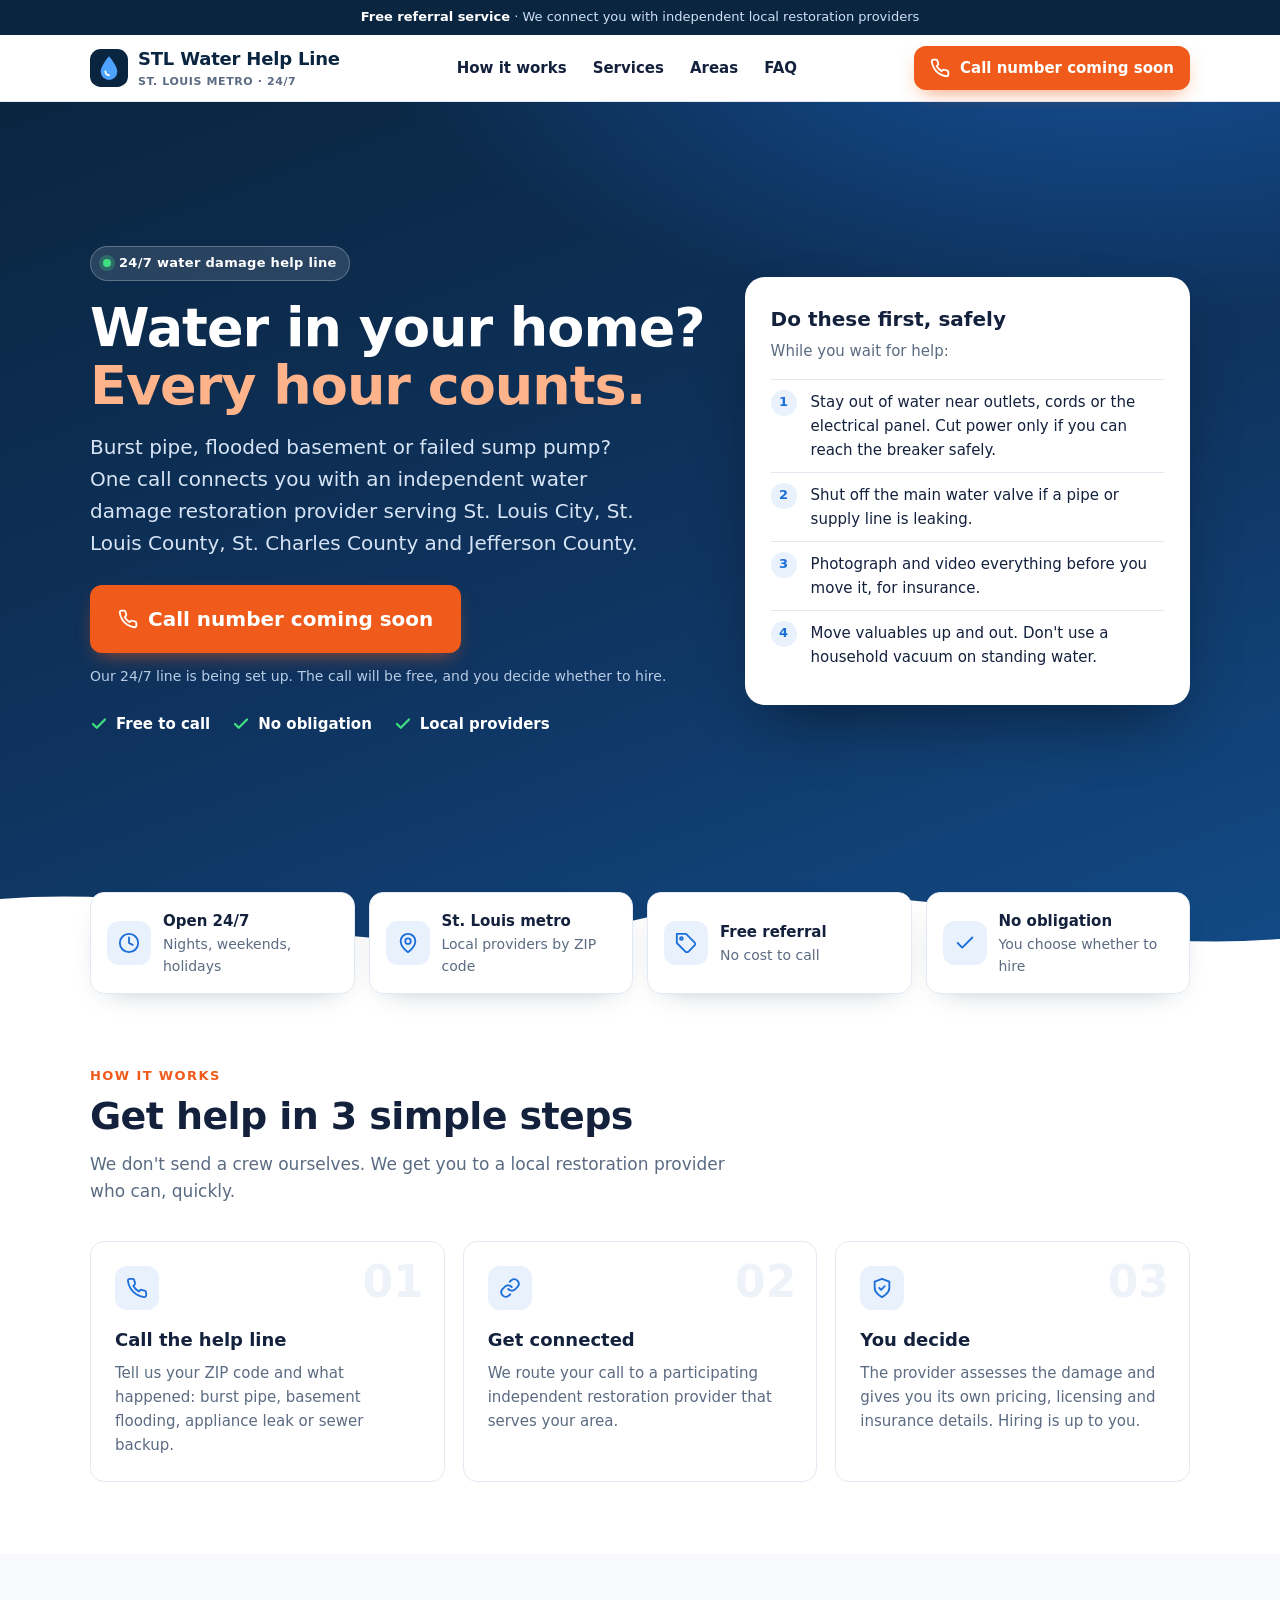
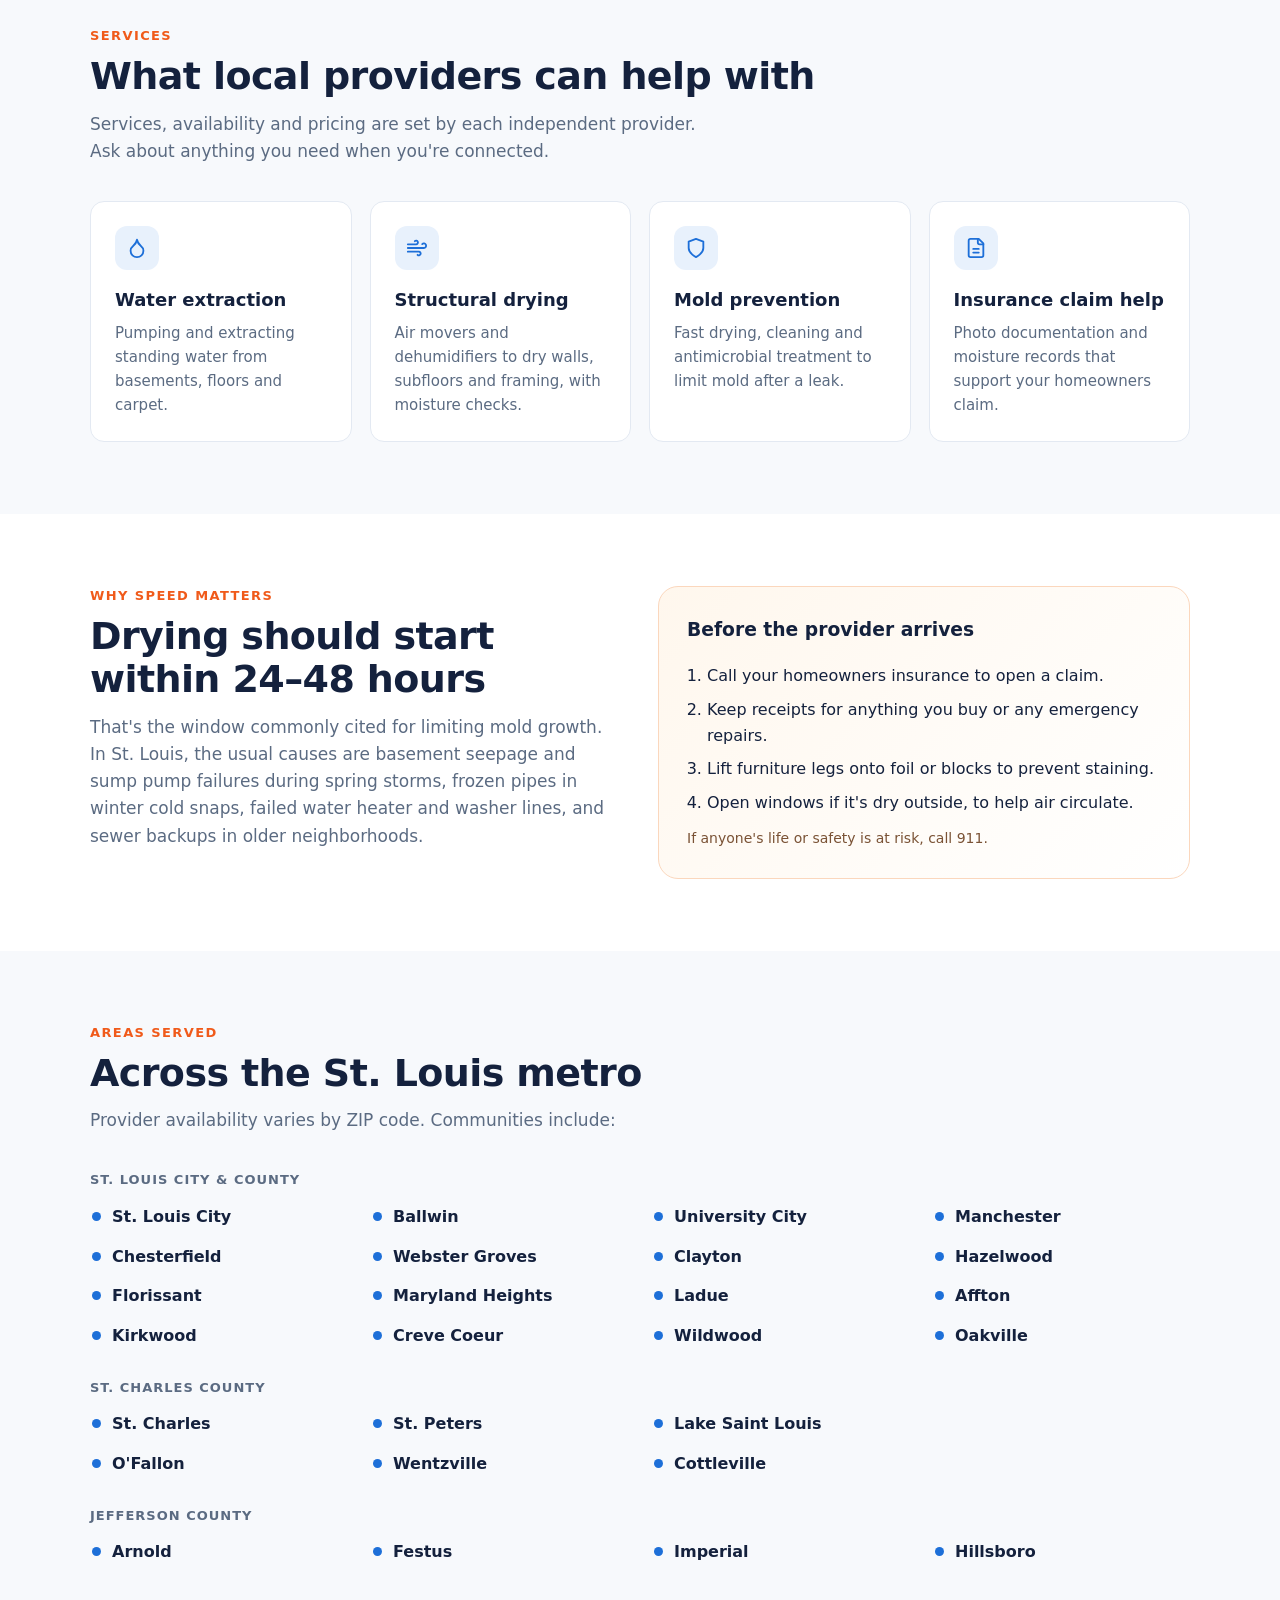
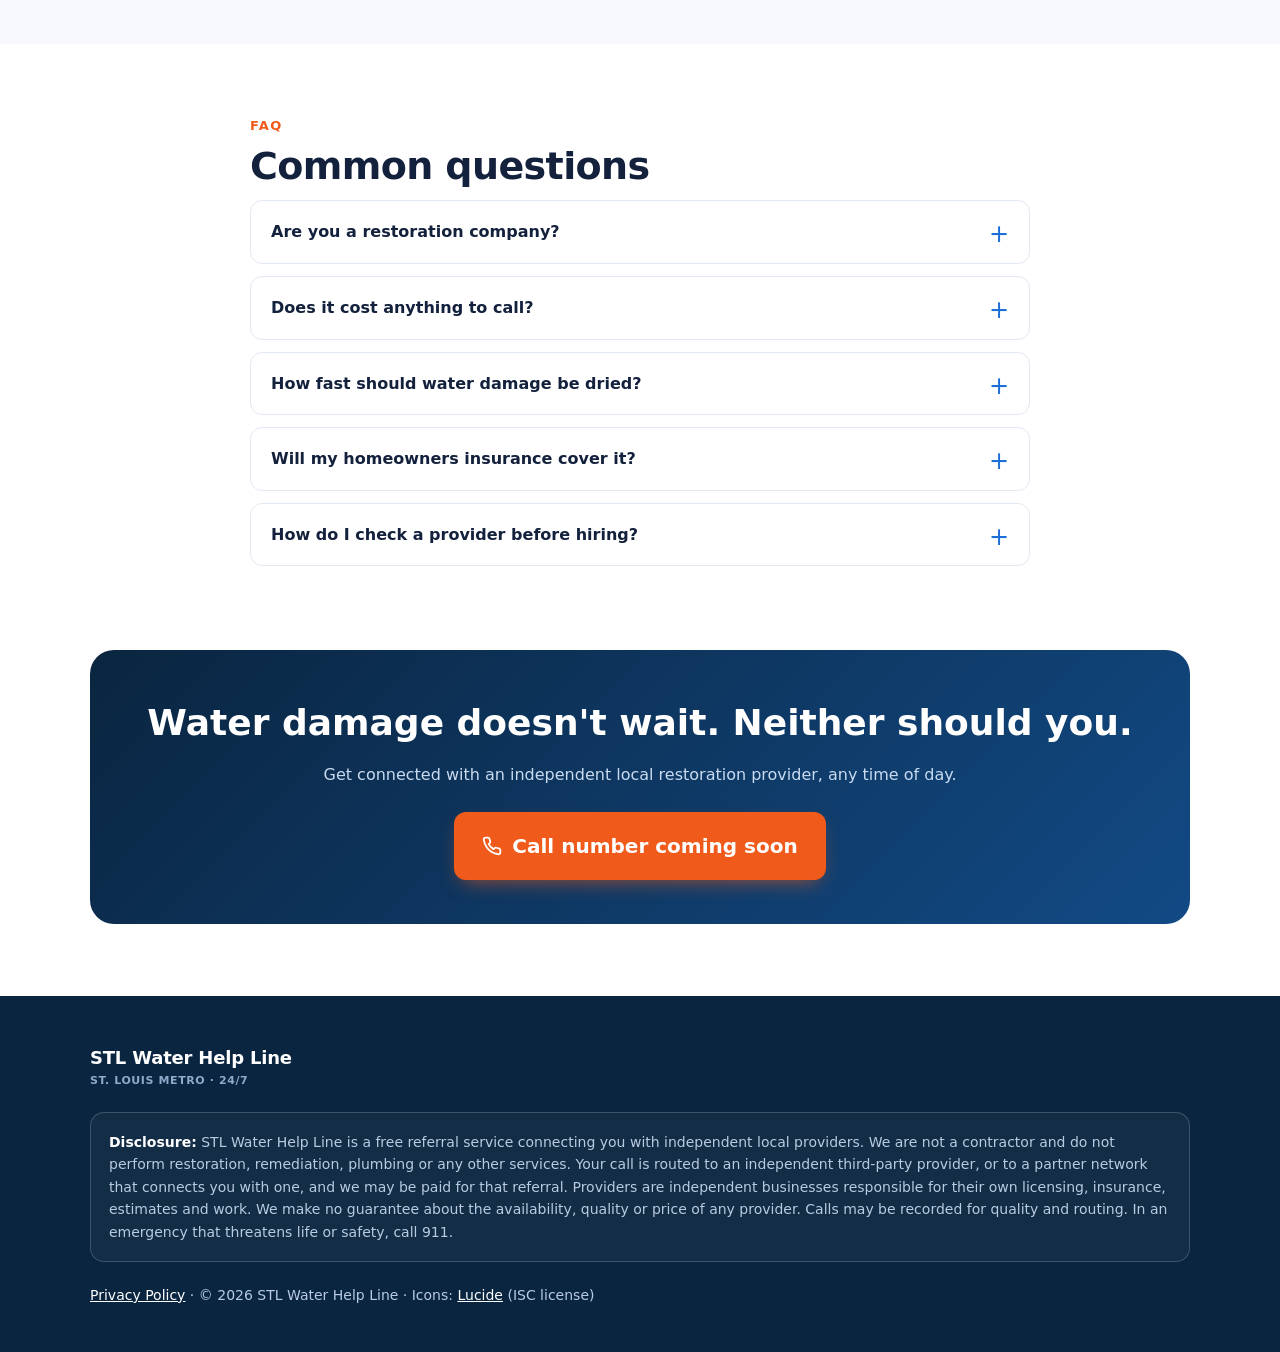
<file: index.html>
<!doctype html>
<html lang="en">
<head>
<meta charset="utf-8">
<meta name="viewport" content="width=device-width,initial-scale=1,viewport-fit=cover">
<title>St. Louis Water Damage Help Line | 24/7 Referral to Local Restoration Pros</title>
<meta name="description" content="Water in your St. Louis home? Our free 24/7 referral line connects you with independent local water damage restoration companies for extraction, drying, mold prevention and insurance claim help.">
<meta name="theme-color" content="#0a2540">
<link rel="canonical" href="https://kschilly97.github.io/stl-water-helpline/">
<meta property="og:type" content="website">
<meta property="og:title" content="St. Louis Water Damage Help Line">
<meta property="og:description" content="Free 24/7 referral service connecting St. Louis-area homeowners with independent local water damage restoration providers.">
<meta property="og:url" content="https://kschilly97.github.io/stl-water-helpline/">
<meta name="twitter:card" content="summary">
<link rel="icon" href="data:image/svg+xml,%3Csvg xmlns='http://www.w3.org/2000/svg' viewBox='0 0 32 32'%3E%3Crect width='32' height='32' rx='8' fill='%230a2540'/%3E%3Cpath d='M16 6s-7 8-7 13a7 7 0 0 0 14 0c0-5-7-13-7-13z' fill='%234da3ff'/%3E%3C/svg%3E">
<link rel="stylesheet" href="styles.css">
<script type="application/ld+json">
{"@context":"https://schema.org","@graph":[
{"@type":"Organization","@id":"https://kschilly97.github.io/stl-water-helpline/#org","name":"STL Water Help Line","url":"https://kschilly97.github.io/stl-water-helpline/","description":"A free referral service connecting St. Louis-area homeowners with independent local water damage restoration providers. Not a contractor."},
{"@type":"Service","name":"Water damage restoration referral","serviceType":"Referral to independent water damage restoration providers","provider":{"@id":"https://kschilly97.github.io/stl-water-helpline/#org"},"areaServed":[{"@type":"City","name":"St. Louis, MO"},{"@type":"AdministrativeArea","name":"St. Louis County, MO"},{"@type":"AdministrativeArea","name":"St. Charles County, MO"},{"@type":"AdministrativeArea","name":"Jefferson County, MO"}],"offers":{"@type":"Offer","price":"0","priceCurrency":"USD","description":"The referral call is free. Providers quote their own pricing."}},
{"@type":"FAQPage","mainEntity":[
{"@type":"Question","name":"Are you a restoration company?","acceptedAnswer":{"@type":"Answer","text":"No. We are a free referral service. We connect you with independent local providers who do the work, and we may be paid for that referral."}},
{"@type":"Question","name":"Does it cost anything to call?","acceptedAnswer":{"@type":"Answer","text":"The call and referral are free. If you hire a provider, they give you their own estimate and pricing."}},
{"@type":"Question","name":"How fast should water damage be dried?","acceptedAnswer":{"@type":"Answer","text":"Ideally drying starts within 24 to 48 hours, which is the window commonly cited for limiting mold growth."}},
{"@type":"Question","name":"Will my homeowners insurance cover it?","acceptedAnswer":{"@type":"Answer","text":"It depends on your policy and the cause. Sudden events like a burst pipe are often covered, while flooding from outside and gradual leaks often are not. Check with your insurer."}}
]}]}
</script>
</head>
<body>
<a class="skip" href="#main">Skip to content</a>
<div class="topbar"><div class="wrap"><strong>Free referral service</strong> &middot; We connect you with independent local restoration providers</div></div>
<header class="nav"><div class="wrap">
  <a class="logo" href="#top" aria-label="STL Water Help Line home">
    <svg width="38" height="38" viewBox="0 0 32 32" aria-hidden="true"><rect width="32" height="32" rx="9" fill="#0a2540"/><path d="M16 6s-7 8-7 13a7 7 0 0 0 14 0c0-5-7-13-7-13z" fill="#4da3ff"/><path d="M13 19a3 3 0 0 0 3 3" stroke="#fff" stroke-width="1.6" fill="none" stroke-linecap="round"/></svg>
    <span>STL Water Help Line<small>St. Louis Metro &middot; 24/7</small></span>
  </a>
  <ul><li><a href="#how">How it works</a></li><li><a href="#services">Services</a></li><li><a href="#areas">Areas</a></li><li><a href="#faq">FAQ</a></li></ul>
  <a class="btn btn-sm" data-call="short" aria-disabled="true"><svg width="20" height="20" viewBox="0 0 24 24" fill="none" stroke="currentColor" stroke-width="2.2" stroke-linecap="round" stroke-linejoin="round" aria-hidden="true"><path d="M22 16.9v3a2 2 0 0 1-2.2 2 19.8 19.8 0 0 1-8.6-3.1 19.5 19.5 0 0 1-6-6A19.8 19.8 0 0 1 2.1 4.2 2 2 0 0 1 4.1 2h3a2 2 0 0 1 2 1.7c.1.9.4 1.8.7 2.7a2 2 0 0 1-.5 2.1L8 9.8a16 16 0 0 0 6 6l1.3-1.3a2 2 0 0 1 2.1-.4c.9.3 1.8.6 2.7.7a2 2 0 0 1 1.7 2z"/></svg><span data-call-text>Call number coming soon</span></a>
</div></header>

<main id="main">
<section class="hero" id="top"><div class="wrap">
  <div>
    <span class="pill"><span class="dot" aria-hidden="true"></span>24/7 water damage help line</span>
    <h1>Water in your home? <em>Every hour counts.</em></h1>
    <p class="lead">Burst pipe, flooded basement or failed sump pump? One call connects you with an independent water damage restoration provider serving St. Louis City, St. Louis County, St. Charles County and Jefferson County.</p>
    <a class="btn btn-lg" data-call="long" aria-disabled="true"><svg width="20" height="20" viewBox="0 0 24 24" fill="none" stroke="currentColor" stroke-width="2.2" stroke-linecap="round" stroke-linejoin="round" aria-hidden="true"><path d="M22 16.9v3a2 2 0 0 1-2.2 2 19.8 19.8 0 0 1-8.6-3.1 19.5 19.5 0 0 1-6-6A19.8 19.8 0 0 1 2.1 4.2 2 2 0 0 1 4.1 2h3a2 2 0 0 1 2 1.7c.1.9.4 1.8.7 2.7a2 2 0 0 1-.5 2.1L8 9.8a16 16 0 0 0 6 6l1.3-1.3a2 2 0 0 1 2.1-.4c.9.3 1.8.6 2.7.7a2 2 0 0 1 1.7 2z"/></svg><span data-call-text>Call number coming soon</span></a>
    <div class="note">Our 24/7 line is being set up. The call will be free, and you decide whether to hire.</div>
    <ul class="checks">
      <li><svg width="18" height="18" viewBox="0 0 24 24" fill="none" stroke="#3ee07f" stroke-width="3" stroke-linecap="round" stroke-linejoin="round" aria-hidden="true"><path d="M20 6 9 17l-5-5"/></svg>Free to call</li><li><svg width="18" height="18" viewBox="0 0 24 24" fill="none" stroke="#3ee07f" stroke-width="3" stroke-linecap="round" stroke-linejoin="round" aria-hidden="true"><path d="M20 6 9 17l-5-5"/></svg>No obligation</li><li><svg width="18" height="18" viewBox="0 0 24 24" fill="none" stroke="#3ee07f" stroke-width="3" stroke-linecap="round" stroke-linejoin="round" aria-hidden="true"><path d="M20 6 9 17l-5-5"/></svg>Local providers</li>
    </ul>
  </div>
  <aside class="panel" aria-labelledby="first">
    <h2 id="first">Do these first, safely</h2>
    <p>While you wait for help:</p>
    <ol>
      <li>Stay out of water near outlets, cords or the electrical panel. Cut power only if you can reach the breaker safely.</li>
      <li>Shut off the main water valve if a pipe or supply line is leaking.</li>
      <li>Photograph and video everything before you move it, for insurance.</li>
      <li>Move valuables up and out. Don't use a household vacuum on standing water.</li>
    </ol>
  </aside>
</div></section>

<div class="wrap">
  <div class="badges">
    <div class="badge"><span class="ico"><svg width="22" height="22" viewBox="0 0 24 24" fill="none" stroke="currentColor" stroke-width="2" stroke-linecap="round" stroke-linejoin="round" aria-hidden="true"><circle cx="12" cy="12" r="10"/><path d="M12 6v6l4 2"/></svg></span><span><strong>Open 24/7</strong>Nights, weekends, holidays</span></div>
    <div class="badge"><span class="ico"><svg width="22" height="22" viewBox="0 0 24 24" fill="none" stroke="currentColor" stroke-width="2" stroke-linecap="round" stroke-linejoin="round" aria-hidden="true"><path d="M20 10c0 6-8 12-8 12s-8-6-8-12a8 8 0 0 1 16 0Z"/><circle cx="12" cy="10" r="3"/></svg></span><span><strong>St. Louis metro</strong>Local providers by ZIP code</span></div>
    <div class="badge"><span class="ico"><svg width="22" height="22" viewBox="0 0 24 24" fill="none" stroke="currentColor" stroke-width="2" stroke-linecap="round" stroke-linejoin="round" aria-hidden="true"><path d="M12 2H2v10l9.3 9.3a2.4 2.4 0 0 0 3.4 0l6.6-6.6a2.4 2.4 0 0 0 0-3.4Z"/><circle cx="7" cy="7" r="1.5"/></svg></span><span><strong>Free referral</strong>No cost to call</span></div>
    <div class="badge"><span class="ico"><svg width="22" height="22" viewBox="0 0 24 24" fill="none" stroke="currentColor" stroke-width="2" stroke-linecap="round" stroke-linejoin="round" aria-hidden="true"><path d="M20 6 9 17l-5-5"/></svg></span><span><strong>No obligation</strong>You choose whether to hire</span></div>
  </div>
</div>

<section id="how"><div class="wrap">
  <p class="eyebrow">How it works</p>
  <h2 class="title">Get help in 3 simple steps</h2>
  <p class="intro">We don't send a crew ourselves. We get you to a local restoration provider who can, quickly.</p>
  <div class="grid g3">
    <div class="card step"><span class="n" aria-hidden="true">01</span><span class="ico"><svg width="22" height="22" viewBox="0 0 24 24" fill="none" stroke="currentColor" stroke-width="2" stroke-linecap="round" stroke-linejoin="round" aria-hidden="true"><path d="M22 16.9v3a2 2 0 0 1-2.2 2 19.8 19.8 0 0 1-8.6-3.1 19.5 19.5 0 0 1-6-6A19.8 19.8 0 0 1 2.1 4.2 2 2 0 0 1 4.1 2h3a2 2 0 0 1 2 1.7c.1.9.4 1.8.7 2.7a2 2 0 0 1-.5 2.1L8 9.8a16 16 0 0 0 6 6l1.3-1.3a2 2 0 0 1 2.1-.4c.9.3 1.8.6 2.7.7a2 2 0 0 1 1.7 2z"/></svg></span><h3>Call the help line</h3><p>Tell us your ZIP code and what happened: burst pipe, basement flooding, appliance leak or sewer backup.</p></div>
    <div class="card step"><span class="n" aria-hidden="true">02</span><span class="ico"><svg width="22" height="22" viewBox="0 0 24 24" fill="none" stroke="currentColor" stroke-width="2" stroke-linecap="round" stroke-linejoin="round" aria-hidden="true"><path d="M10 13a5 5 0 0 0 7.5.5l3-3a5 5 0 0 0-7-7l-1.7 1.7"/><path d="M14 11a5 5 0 0 0-7.5-.5l-3 3a5 5 0 0 0 7 7l1.7-1.7"/></svg></span><h3>Get connected</h3><p>We route your call to a participating independent restoration provider that serves your area.</p></div>
    <div class="card step"><span class="n" aria-hidden="true">03</span><span class="ico"><svg width="22" height="22" viewBox="0 0 24 24" fill="none" stroke="currentColor" stroke-width="2" stroke-linecap="round" stroke-linejoin="round" aria-hidden="true"><path d="M12 22s8-4 8-10V5l-8-3-8 3v7c0 6 8 10 8 10"/><path d="m9 12 2 2 4-4"/></svg></span><h3>You decide</h3><p>The provider assesses the damage and gives you its own pricing, licensing and insurance details. Hiring is up to you.</p></div>
  </div>
</div></section>

<section id="services" class="alt"><div class="wrap">
  <p class="eyebrow">Services</p>
  <h2 class="title">What local providers can help with</h2>
  <p class="intro">Services, availability and pricing are set by each independent provider. Ask about anything you need when you're connected.</p>
  <div class="grid g4">
    <div class="card"><span class="ico"><svg width="22" height="22" viewBox="0 0 24 24" fill="none" stroke="currentColor" stroke-width="2" stroke-linecap="round" stroke-linejoin="round" aria-hidden="true"><path d="M12 22a7 7 0 0 0 7-7c0-2-1-3.9-3-5.5s-3.5-4-4-6.5c-.5 2.5-2 4.9-4 6.5S5 13 5 15a7 7 0 0 0 7 7z"/></svg></span><h3>Water extraction</h3><p>Pumping and extracting standing water from basements, floors and carpet.</p></div>
    <div class="card"><span class="ico"><svg width="22" height="22" viewBox="0 0 24 24" fill="none" stroke="currentColor" stroke-width="2" stroke-linecap="round" stroke-linejoin="round" aria-hidden="true"><path d="M17.7 7.7A2.5 2.5 0 1 1 19.5 12H2"/><path d="M9.6 4.6A2 2 0 1 1 11 8H2"/><path d="M12.6 19.4A2 2 0 1 0 14 16H2"/></svg></span><h3>Structural drying</h3><p>Air movers and dehumidifiers to dry walls, subfloors and framing, with moisture checks.</p></div>
    <div class="card"><span class="ico"><svg width="22" height="22" viewBox="0 0 24 24" fill="none" stroke="currentColor" stroke-width="2" stroke-linecap="round" stroke-linejoin="round" aria-hidden="true"><path d="M12 22s8-4 8-10V5l-8-3-8 3v7c0 6 8 10 8 10"/></svg></span><h3>Mold prevention</h3><p>Fast drying, cleaning and antimicrobial treatment to limit mold after a leak.</p></div>
    <div class="card"><span class="ico"><svg width="22" height="22" viewBox="0 0 24 24" fill="none" stroke="currentColor" stroke-width="2" stroke-linecap="round" stroke-linejoin="round" aria-hidden="true"><path d="M15 2H6a2 2 0 0 0-2 2v16a2 2 0 0 0 2 2h12a2 2 0 0 0 2-2V7Z"/><path d="M14 2v4a2 2 0 0 0 2 2h4"/><path d="M9 13h6M9 17h6"/></svg></span><h3>Insurance claim help</h3><p>Photo documentation and moisture records that support your homeowners claim.</p></div>
  </div>
</div></section>

<section><div class="wrap">
  <div class="grid g2" style="align-items:start;gap:36px">
    <div>
      <p class="eyebrow">Why speed matters</p>
      <h2 class="title">Drying should start within 24&ndash;48 hours</h2>
      <p class="intro" style="margin-bottom:0">That's the window commonly cited for limiting mold growth. In St. Louis, the usual causes are basement seepage and sump pump failures during spring storms, frozen pipes in winter cold snaps, failed water heater and washer lines, and sewer backups in older neighborhoods.</p>
    </div>
    <div class="safety">
      <h3 style="margin-top:0">Before the provider arrives</h3>
      <ol>
        <li>Call your homeowners insurance to open a claim.</li>
        <li>Keep receipts for anything you buy or any emergency repairs.</li>
        <li>Lift furniture legs onto foil or blocks to prevent staining.</li>
        <li>Open windows if it's dry outside, to help air circulate.</li>
      </ol>
      <p style="margin:12px 0 0;font-size:14px;color:#7a5235">If anyone's life or safety is at risk, call 911.</p>
    </div>
  </div>
</div></section>

<section id="areas" class="alt"><div class="wrap">
  <p class="eyebrow">Areas served</p>
  <h2 class="title">Across the St. Louis metro</h2>
  <p class="intro">Provider availability varies by ZIP code. Communities include:</p>
  <p class="county">St. Louis City &amp; County</p>
  <ul class="areas"><li>St. Louis City</li><li>Chesterfield</li><li>Florissant</li><li>Kirkwood</li><li>Ballwin</li><li>Webster Groves</li><li>Maryland Heights</li><li>Creve Coeur</li><li>University City</li><li>Clayton</li><li>Ladue</li><li>Wildwood</li><li>Manchester</li><li>Hazelwood</li><li>Affton</li><li>Oakville</li></ul>
  <p class="county">St. Charles County</p>
  <ul class="areas"><li>St. Charles</li><li>O'Fallon</li><li>St. Peters</li><li>Wentzville</li><li>Lake Saint Louis</li><li>Cottleville</li></ul>
  <p class="county">Jefferson County</p>
  <ul class="areas"><li>Arnold</li><li>Festus</li><li>Imperial</li><li>Hillsboro</li></ul>
</div></section>

<section id="faq"><div class="wrap" style="max-width:820px">
  <p class="eyebrow">FAQ</p>
  <h2 class="title">Common questions</h2>
  <details><summary>Are you a restoration company?</summary><p>No. STL Water Help Line is a free referral service. We connect you with independent local providers who do the work, and we may be paid for that referral.</p></details>
  <details><summary>Does it cost anything to call?</summary><p>The call and referral are free. If you hire a provider, it gives you its own estimate and pricing.</p></details>
  <details><summary>How fast should water damage be dried?</summary><p>Ideally drying starts within 24 to 48 hours, the window commonly cited for limiting mold growth.</p></details>
  <details><summary>Will my homeowners insurance cover it?</summary><p>It depends on your policy and the cause. Sudden events like a burst pipe are often covered, while outside flooding and gradual leaks often are not. Check with your insurer.</p></details>
  <details><summary>How do I check a provider before hiring?</summary><p>Ask for proof of insurance and any licensing your municipality requires, get a written estimate, and check independent reviews. Each provider is responsible for its own credentials and work.</p></details>
</div></section>

<section style="padding-top:0"><div class="wrap">
  <div class="cta">
    <h2>Water damage doesn't wait. Neither should you.</h2>
    <p>Get connected with an independent local restoration provider, any time of day.</p>
    <a class="btn btn-lg" data-call="long" aria-disabled="true"><svg width="20" height="20" viewBox="0 0 24 24" fill="none" stroke="currentColor" stroke-width="2.2" stroke-linecap="round" stroke-linejoin="round" aria-hidden="true"><path d="M22 16.9v3a2 2 0 0 1-2.2 2 19.8 19.8 0 0 1-8.6-3.1 19.5 19.5 0 0 1-6-6A19.8 19.8 0 0 1 2.1 4.2 2 2 0 0 1 4.1 2h3a2 2 0 0 1 2 1.7c.1.9.4 1.8.7 2.7a2 2 0 0 1-.5 2.1L8 9.8a16 16 0 0 0 6 6l1.3-1.3a2 2 0 0 1 2.1-.4c.9.3 1.8.6 2.7.7a2 2 0 0 1 1.7 2z"/></svg><span data-call-text>Call number coming soon</span></a>
  </div>
</div></section>
</main>

<footer><div class="wrap">
  <span class="logo"><span>STL Water Help Line<small style="color:#8fa9c9">St. Louis Metro &middot; 24/7</small></span></span>
  <div class="disclosure"><p style="margin:0"><strong>Disclosure:</strong> STL Water Help Line is a free referral service connecting you with independent local providers. We are not a contractor and do not perform restoration, remediation, plumbing or any other services. Your call is routed to an independent third-party provider, or to a partner network that connects you with one, and we may be paid for that referral. Providers are independent businesses responsible for their own licensing, insurance, estimates and work. We make no guarantee about the availability, quality or price of any provider. Calls may be recorded for quality and routing. In an emergency that threatens life or safety, call 911.</p></div>
  <p><a href="privacy.html">Privacy Policy</a> &middot; &copy; 2026 STL Water Help Line &middot; Icons: <a href="https://lucide.dev">Lucide</a> (ISC license)</p>
</div></footer>

<div class="mbar"><span class="live">OPEN<br>24/7</span><a class="btn" data-call="short" aria-disabled="true"><svg width="20" height="20" viewBox="0 0 24 24" fill="none" stroke="currentColor" stroke-width="2.2" stroke-linecap="round" stroke-linejoin="round" aria-hidden="true"><path d="M22 16.9v3a2 2 0 0 1-2.2 2 19.8 19.8 0 0 1-8.6-3.1 19.5 19.5 0 0 1-6-6A19.8 19.8 0 0 1 2.1 4.2 2 2 0 0 1 4.1 2h3a2 2 0 0 1 2 1.7c.1.9.4 1.8.7 2.7a2 2 0 0 1-.5 2.1L8 9.8a16 16 0 0 0 6 6l1.3-1.3a2 2 0 0 1 2.1-.4c.9.3 1.8.6 2.7.7a2 2 0 0 1 1.7 2z"/></svg><span data-call-text>Call number coming soon</span></a></div>
<script src="site.js" defer></script>
</body>
</html>
</file>
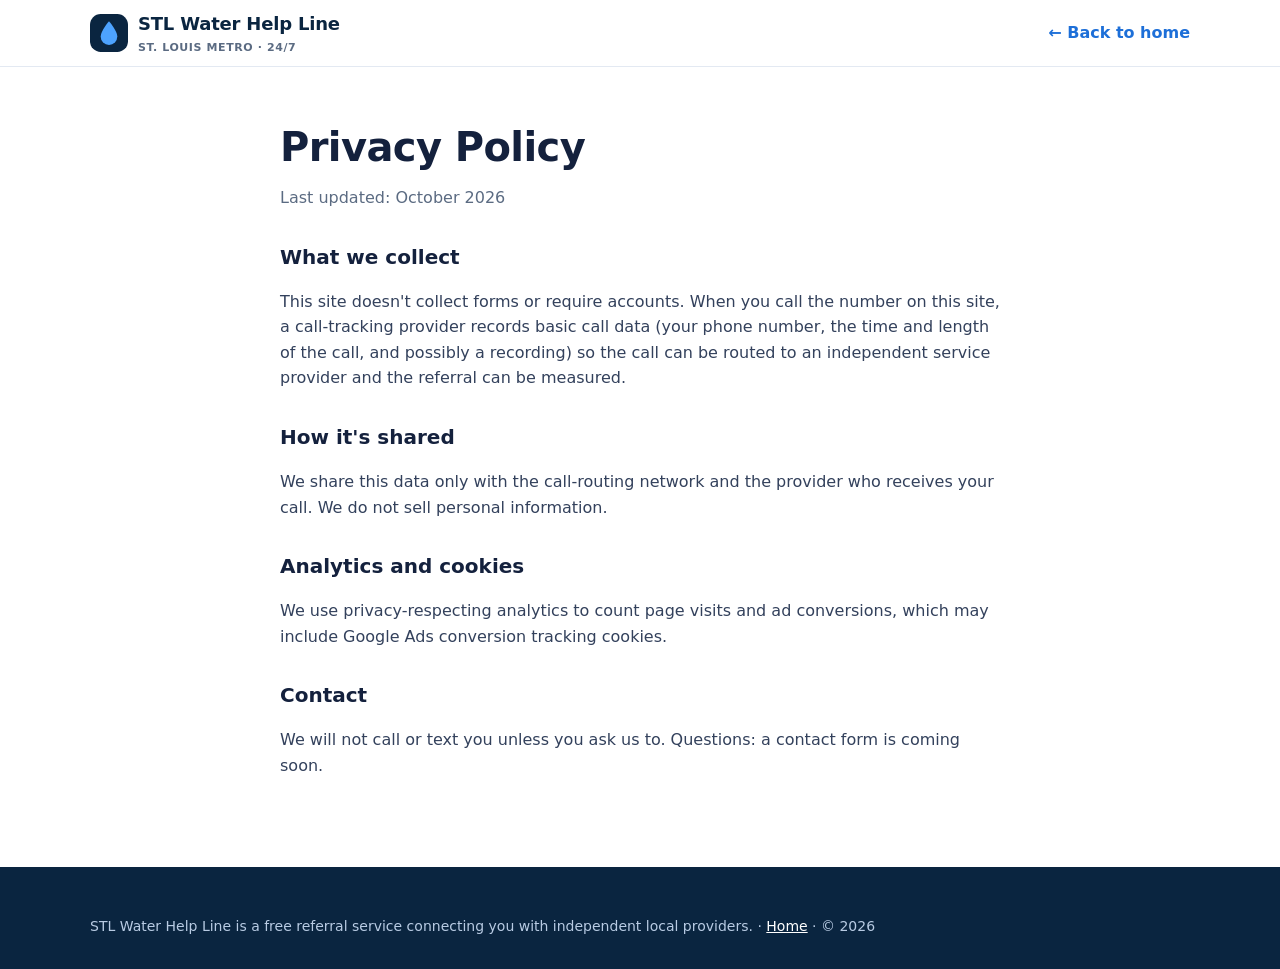
<file: privacy.html>
<!doctype html>
<html lang="en"><head><meta charset="utf-8"><meta name="viewport" content="width=device-width,initial-scale=1">
<title>Privacy Policy | STL Water Help Line</title>
<meta name="description" content="Privacy policy for STL Water Help Line, a free St. Louis water damage referral service.">
<meta name="theme-color" content="#0a2540"><link rel="canonical" href="https://kschilly97.github.io/stl-water-helpline/privacy.html">
<link rel="stylesheet" href="styles.css"></head>
<body style="padding-bottom:0">
<header class="nav"><div class="wrap">
  <a class="logo" href="index.html"><svg width="38" height="38" viewBox="0 0 32 32" aria-hidden="true"><rect width="32" height="32" rx="9" fill="#0a2540"/><path d="M16 6s-7 8-7 13a7 7 0 0 0 14 0c0-5-7-13-7-13z" fill="#4da3ff"/></svg><span>STL Water Help Line<small>St. Louis Metro &middot; 24/7</small></span></a>
  <a href="index.html" style="font-weight:700;text-decoration:none">&larr; Back to home</a>
</div></header>
<main class="legal">
<h1>Privacy Policy</h1><p class="meta">Last updated: October 2026</p>
<h2>What we collect</h2>
<p>This site doesn't collect forms or require accounts. When you call the number on this site, a call-tracking provider records basic call data (your phone number, the time and length of the call, and possibly a recording) so the call can be routed to an independent service provider and the referral can be measured.</p>
<h2>How it's shared</h2>
<p>We share this data only with the call-routing network and the provider who receives your call. We do not sell personal information.</p>
<h2>Analytics and cookies</h2>
<p>We use privacy-respecting analytics to count page visits and ad conversions, which may include Google Ads conversion tracking cookies.</p>
<h2>Contact</h2>
<p>We will not call or text you unless you ask us to. Questions: a contact form is coming soon.</p>
</main>
<footer><div class="wrap"><p style="margin:0">STL Water Help Line is a free referral service connecting you with independent local providers. &middot; <a href="index.html">Home</a> &middot; &copy; 2026</p></div></footer>
</body></html>
</file>
<file: styles.css>
:root{--navy:#0a2540;--navy2:#0f3460;--blue:#1d6fd8;--sky:#e8f1fc;--orange:#f05a1a;--orange2:#d94a0e;--ink:#14213d;--muted:#5b6b82;--line:#e3e9f2;--bg:#f7f9fc;--r:14px}
*{box-sizing:border-box}html{scroll-behavior:smooth}
body{margin:0;font-family:"Inter",system-ui,-apple-system,"Segoe UI",Roboto,Helvetica,Arial,sans-serif;color:var(--ink);background:#fff;line-height:1.6;-webkit-font-smoothing:antialiased;padding-bottom:76px}
@media(min-width:900px){body{padding-bottom:0}}
a{color:var(--blue)}img,svg{display:block}
.wrap{max-width:1140px;margin:0 auto;padding:0 20px}
.skip{position:absolute;left:-999px}.skip:focus{left:12px;top:12px;z-index:99;background:#fff;padding:8px 12px;border-radius:8px}
.topbar{background:var(--navy);color:#cfe0f5;font-size:13px;padding:7px 0;text-align:center}
.topbar strong{color:#fff}
.nav{position:sticky;top:0;z-index:40;background:rgba(255,255,255,.96);backdrop-filter:blur(8px);border-bottom:1px solid var(--line)}
.nav .wrap{display:flex;align-items:center;justify-content:space-between;height:66px;gap:16px}
.logo{display:flex;align-items:center;gap:10px;text-decoration:none;color:var(--navy);font-weight:800;font-size:18px;letter-spacing:-.2px}
.logo small{display:block;font-weight:600;font-size:11px;color:var(--muted);letter-spacing:.6px;text-transform:uppercase}
.nav ul{display:none;list-style:none;margin:0;padding:0;gap:26px}
.nav ul a{color:var(--ink);text-decoration:none;font-weight:600;font-size:15px}.nav ul a:hover{color:var(--blue)}
@media(min-width:900px){.nav ul{display:flex}}
.btn{display:inline-flex;align-items:center;justify-content:center;gap:10px;background:var(--orange);color:#fff;font-weight:800;text-decoration:none;border-radius:12px;padding:14px 22px;font-size:17px;border:0;box-shadow:0 8px 20px -8px rgba(240,90,26,.7);transition:background .15s,transform .15s}
.btn:hover{background:var(--orange2);transform:translateY(-1px)}
.btn[aria-disabled=true]{cursor:default}
.btn-sm{padding:10px 16px;font-size:15px}.nav .btn{display:none}@media(min-width:600px){.nav .btn{display:inline-flex}}
.btn-lg{padding:18px 28px;font-size:20px;width:100%}@media(min-width:600px){.btn-lg{width:auto}}
.hero{position:relative;color:#fff;background:radial-gradient(1200px 500px at 85% -10%,rgba(29,111,216,.55),transparent 60%),linear-gradient(160deg,#0a2540 0%,#0f3460 55%,#124a85 100%);overflow:hidden}
.hero:after{content:"";position:absolute;inset:auto -10% -1px -10%;height:90px;background:url("data:image/svg+xml,%3Csvg xmlns='http://www.w3.org/2000/svg' viewBox='0 0 1440 90' preserveAspectRatio='none'%3E%3Cpath fill='%23ffffff' d='M0 60c120-30 240-30 360 0s240 30 360 0 240-30 360 0 240 30 360 0v30H0z'/%3E%3C/svg%3E") bottom/100% 100% no-repeat}
.hero .wrap{position:relative;z-index:1;display:grid;gap:36px;padding-top:48px;padding-bottom:110px}
@media(min-width:900px){.hero .wrap{grid-template-columns:1.25fr .9fr;align-items:center;padding-top:72px;padding-bottom:140px}}
.pill{display:inline-flex;align-items:center;gap:8px;background:rgba(255,255,255,.12);border:1px solid rgba(255,255,255,.25);padding:6px 12px;border-radius:999px;font-size:13px;font-weight:700;letter-spacing:.3px}
.dot{width:8px;height:8px;border-radius:50%;background:#3ee07f;box-shadow:0 0 0 4px rgba(62,224,127,.25)}
.hero h1{font-size:clamp(32px,6vw,54px);line-height:1.08;letter-spacing:-1px;margin:18px 0 16px;font-weight:850}
.hero h1 em{font-style:normal;color:#ffb38a}
.hero p.lead{font-size:clamp(17px,2.2vw,20px);color:#d6e4f5;max-width:560px;margin:0 0 26px}
.hero .note{font-size:14px;color:#b8cbe3;margin-top:12px}
.checks{list-style:none;padding:0;margin:24px 0 0;display:flex;flex-wrap:wrap;gap:10px 22px;font-weight:600;font-size:15px}
.checks li{display:flex;align-items:center;gap:8px}
.panel{background:#fff;color:var(--ink);border-radius:20px;padding:26px;box-shadow:0 30px 60px -20px rgba(0,0,0,.45)}
.panel h2{font-size:20px;margin:0 0 4px}.panel p{color:var(--muted);margin:0 0 16px;font-size:15px}
.panel ol{margin:0;padding:0;list-style:none;counter-reset:s}
.panel li{counter-increment:s;position:relative;padding:10px 0 10px 40px;border-top:1px solid var(--line);font-size:15px}
.panel li:before{content:counter(s);position:absolute;left:0;top:10px;width:26px;height:26px;border-radius:50%;background:var(--sky);color:var(--blue);font-weight:800;font-size:13px;display:grid;place-items:center}
.badges{display:grid;grid-template-columns:repeat(2,1fr);gap:14px;margin-top:-56px;position:relative;z-index:2}
@media(min-width:900px){.badges{grid-template-columns:repeat(4,1fr)}}
.badge{background:#fff;border:1px solid var(--line);border-radius:var(--r);padding:16px;display:flex;gap:12px;align-items:center;box-shadow:0 10px 30px -18px rgba(10,37,64,.4);font-size:14px;color:var(--muted)}
.badge strong{display:block;color:var(--ink);font-size:15px}
.ico{flex:none;width:44px;height:44px;border-radius:12px;background:var(--sky);color:var(--blue);display:grid;place-items:center}
section{padding:72px 0}.alt{background:var(--bg)}
.eyebrow{color:var(--orange);font-weight:800;font-size:13px;letter-spacing:1.4px;text-transform:uppercase;margin:0 0 8px}
h2.title{font-size:clamp(26px,4vw,38px);line-height:1.15;letter-spacing:-.6px;margin:0 0 12px}
.intro{color:var(--muted);max-width:640px;margin:0 0 36px;font-size:17px}
.grid{display:grid;gap:18px}
@media(min-width:700px){.g2{grid-template-columns:repeat(2,1fr)}.g3{grid-template-columns:repeat(3,1fr)}}
@media(min-width:1000px){.g4{grid-template-columns:repeat(4,1fr)}}
@media(min-width:700px) and (max-width:999px){.g4{grid-template-columns:repeat(2,1fr)}}
.card{background:#fff;border:1px solid var(--line);border-radius:var(--r);padding:24px;transition:box-shadow .2s,transform .2s}
.card:hover{box-shadow:0 18px 40px -24px rgba(10,37,64,.45);transform:translateY(-2px)}
.card h3{margin:16px 0 6px;font-size:18px}.card p{margin:0;color:var(--muted);font-size:15px}
.step{position:relative}.step .n{position:absolute;top:18px;right:20px;font-size:44px;font-weight:900;color:#eef3fa;line-height:1}
.safety{background:linear-gradient(135deg,#fff7ed,#fff);border:1px solid #fbd7bd;border-radius:20px;padding:28px}
.safety ol{margin:0;padding-left:20px}.safety li{margin:8px 0}
.areas{columns:2;gap:24px;list-style:none;padding:0;margin:0}
@media(min-width:700px){.areas{columns:4}}
.areas li{break-inside:avoid;padding:7px 0 7px 22px;position:relative;font-weight:600}
.areas li:before{content:"";position:absolute;left:2px;top:15px;width:9px;height:9px;border-radius:50%;background:var(--blue)}
.county{font-size:13px;font-weight:800;letter-spacing:1px;text-transform:uppercase;color:var(--muted);margin:22px 0 6px}
details{background:#fff;border:1px solid var(--line);border-radius:12px;padding:0 20px;margin:0 0 12px}
summary{cursor:pointer;font-weight:700;padding:18px 28px 18px 0;list-style:none;position:relative;font-size:16px}
summary::-webkit-details-marker{display:none}
summary:after{content:"+";position:absolute;right:0;top:14px;font-size:24px;color:var(--blue);font-weight:400}
details[open] summary:after{content:"–"}
details p{margin:0 0 18px;color:var(--muted)}
.cta{background:linear-gradient(135deg,var(--navy),#124a85);color:#fff;border-radius:24px;padding:44px 28px;text-align:center}
.cta h2{font-size:clamp(26px,4vw,36px);margin:0 0 10px}.cta p{color:#c9dbf0;margin:0 0 24px}
footer{background:var(--navy);color:#b8cbe3;font-size:14px;padding:48px 0 32px}
footer .logo{color:#fff}footer a{color:#fff}
.disclosure{border:1px solid rgba(255,255,255,.18);border-radius:14px;padding:18px;margin:22px 0;background:rgba(255,255,255,.04)}
.disclosure strong{color:#fff}
.mbar{position:fixed;left:0;right:0;bottom:0;z-index:50;background:#fff;border-top:1px solid var(--line);padding:10px 14px calc(10px + env(safe-area-inset-bottom));box-shadow:0 -10px 30px -12px rgba(10,37,64,.35);display:flex;gap:10px;align-items:center}
.mbar .btn{flex:1;padding:14px}.mbar .live{font-size:11px;font-weight:800;color:var(--navy);line-height:1.2;text-align:center}
@media(min-width:900px){.mbar{display:none}}
.legal{max-width:760px;margin:0 auto;padding:48px 20px 72px}.legal h1{font-size:clamp(28px,5vw,40px);letter-spacing:-.6px;margin:0 0 6px}
.legal h2{font-size:20px;margin:30px 0 8px}.legal p,.legal li{color:#33415c}.legal .meta{color:var(--muted);margin:0 0 24px}
:focus-visible{outline:3px solid #ffb38a;outline-offset:2px}
@media(prefers-reduced-motion:reduce){*{transition:none!important;scroll-behavior:auto!important}}
</file>
